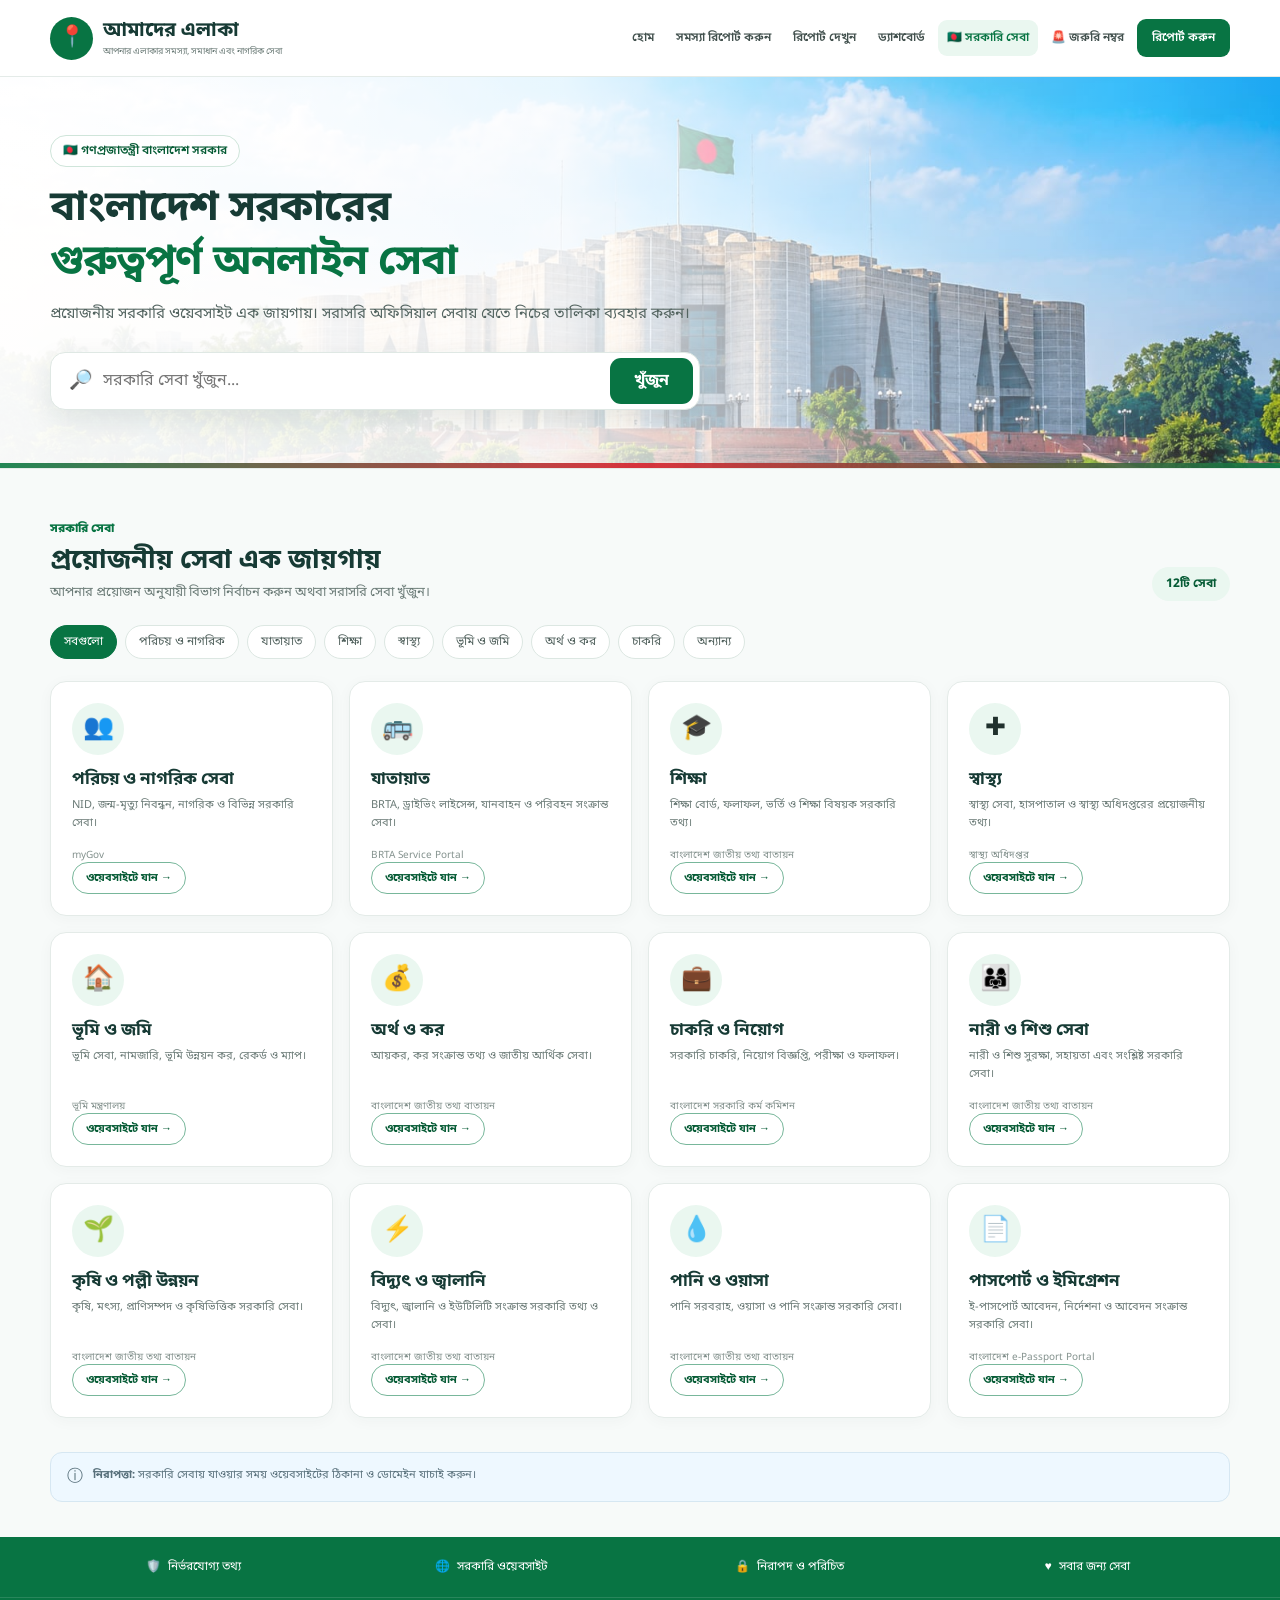
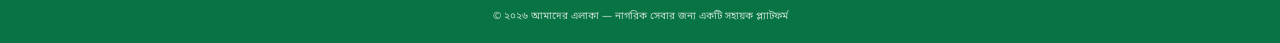
<file: government.html>
<!DOCTYPE html>
<html lang="bn">
<head>
<meta charset="UTF-8">
<meta name="viewport" content="width=device-width,initial-scale=1.0">
<meta name="description" content="বাংলাদেশ সরকারের গুরুত্বপূর্ণ অনলাইন সেবা এক জায়গায়">
<title>সরকারি সেবা | আমাদের এলাকা</title>
<link rel="stylesheet" href="css/government.css">
</head>
<body>
<header class="gov-header">
<div class="gov-nav-wrap">
<a href="index.html" class="brand"><span class="brand-icon">📍</span><span><strong>আমাদের এলাকা</strong><small>আপনার এলাকার সমস্যা, সমাধান এবং নাগরিক সেবা</small></span></a>
<nav class="gov-nav" id="govNav">
<a href="index.html">হোম</a>
<a href="report.html">সমস্যা রিপোর্ট করুন</a>
<a href="dashboard.html">রিপোর্ট দেখুন</a>
<a href="dashboard.html">ড্যাশবোর্ড</a>
<a href="government.html" class="active">🇧🇩 সরকারি সেবা</a>
<a href="#" id="emergencyButton">🚨 জরুরি নম্বর</a>
<a href="report.html" class="nav-report">রিপোর্ট করুন</a>
</nav>
<button class="mobile-menu" id="mobileMenu" aria-label="মেনু">☰</button>
</div>
</header>

<main>
<section class="gov-hero">
<div class="gov-hero-content">
<div class="gov-hero-badge">🇧🇩 গণপ্রজাতন্ত্রী বাংলাদেশ সরকার</div>
<h1>বাংলাদেশ সরকারের<br><span>গুরুত্বপূর্ণ অনলাইন সেবা</span></h1>
<p>প্রয়োজনীয় সরকারি ওয়েবসাইট এক জায়গায়। সরাসরি অফিসিয়াল সেবায় যেতে নিচের তালিকা ব্যবহার করুন।</p>
<div class="gov-search"><span>🔎</span><input id="serviceSearch" type="search" placeholder="সরকারি সেবা খুঁজুন..." autocomplete="off"><button id="searchButton" type="button">খুঁজুন</button></div>
</div>
</section>

<section class="gov-services-section">
<div class="section-heading"><div><span class="eyebrow">সরকারি সেবা</span><h2>প্রয়োজনীয় সেবা এক জায়গায়</h2><p>আপনার প্রয়োজন অনুযায়ী বিভাগ নির্বাচন করুন অথবা সরাসরি সেবা খুঁজুন।</p></div><div class="service-count" id="serviceCount">১২টি সেবা</div></div>
<div class="category-filter" id="categoryFilter">
<button class="filter-btn active" data-category="all">সবগুলো</button>
<button class="filter-btn" data-category="নাগরিক">পরিচয় ও নাগরিক</button>
<button class="filter-btn" data-category="যাতায়াত">যাতায়াত</button>
<button class="filter-btn" data-category="শিক্ষা">শিক্ষা</button>
<button class="filter-btn" data-category="স্বাস্থ্য">স্বাস্থ্য</button>
<button class="filter-btn" data-category="ভূমি">ভূমি ও জমি</button>
<button class="filter-btn" data-category="অর্থ">অর্থ ও কর</button>
<button class="filter-btn" data-category="চাকরি">চাকরি</button>
<button class="filter-btn" data-category="অন্যান্য">অন্যান্য</button>
</div>
<div class="service-grid" id="serviceGrid"></div>
<div class="no-result" id="noResult" hidden><div>🔎</div><h3>কোনো সেবা পাওয়া যায়নি</h3><p>অন্য কোনো শব্দ দিয়ে আবার চেষ্টা করুন।</p></div>
</section>

<section class="gov-note"><span>ⓘ</span><p><strong>নিরাপত্তা:</strong> সরকারি সেবায় যাওয়ার সময় ওয়েবসাইটের ঠিকানা ও ডোমেইন যাচাই করুন।</p></section>
</main>

<footer class="gov-footer"><div class="gov-footer-inner"><div>🛡️ <span>নির্ভরযোগ্য তথ্য</span></div><div>🌐 <span>সরকারি ওয়েবসাইট</span></div><div>🔒 <span>নিরাপদ ও পরিচিত</span></div><div>♥ <span>সবার জন্য সেবা</span></div></div><div class="footer-copy">© ২০২৬ আমাদের এলাকা — নাগরিক সেবার জন্য একটি সহায়ক প্ল্যাটফর্ম</div></footer>

<div class="emergency-overlay" id="emergencyOverlay" aria-hidden="true">
<div class="emergency-modal" role="dialog" aria-modal="true">
<div class="emergency-modal-header"><div><h2>🚨 জরুরি নম্বর</h2><p>প্রয়োজন অনুযায়ী সঠিক নম্বরে যোগাযোগ করুন</p></div><button id="emergencyClose" type="button">×</button></div>
<div class="emergency-modal-body" id="emergencyList"></div>
</div></div>
<script src="js/government.js"></script>
</body>
</html>
</file>
<file: css/government.css>
@import url("https://fonts.googleapis.com/css2?family=Noto+Sans+Bengali:wght@400;500;600;700;800&display=swap");

:root {
  --green: #087443;
  --green-dark: #075c36;
  --green-soft: #eaf7f0;
  --navy: #173b35;
  --text: #20312d;
  --muted: #6b7b77;
  --border: #e4ebe8;
  --bg: #f7faf9;
}

* {
  box-sizing: border-box;
}

html {
  scroll-behavior: smooth;
}

body {
  margin: 0;
  font-family: "Noto Sans Bengali", Arial, sans-serif;
  color: var(--text);
  background: var(--bg);
}

button,
input {
  font: inherit;
}

a {
  text-decoration: none;
  color: inherit;
}

.gov-header {
  position: sticky;
  top: 0;
  z-index: 1000;
  background: rgba(255, 255, 255, .96);
  border-bottom: 1px solid var(--border);
  backdrop-filter: blur(12px);
}

.gov-nav-wrap {
  width: min(1180px, calc(100% - 32px));
  min-height: 76px;
  margin: auto;
  display: flex;
  align-items: center;
  gap: 24px;
}

.brand {
  display: flex;
  align-items: center;
  gap: 10px;
  min-width: 250px;
}

.brand-icon {
  width: 43px;
  height: 43px;
  border-radius: 50%;
  display: grid;
  place-items: center;
  background: var(--green);
  color: #fff;
  font-size: 21px;
}

.brand strong {
  display: block;
  color: var(--navy);
  font-size: 20px;
  line-height: 1.2;
}

.brand small {
  display: block;
  margin-top: 3px;
  color: var(--muted);
  font-size: 9px;
  white-space: nowrap;
}

.gov-nav {
  margin-left: auto;
  display: flex;
  align-items: center;
  justify-content: flex-end;
  gap: 4px;
}

.gov-nav a {
  padding: 10px 9px;
  border-radius: 9px;
  color: #42514e;
  font-size: 12px;
  font-weight: 600;
  white-space: nowrap;
  transition: .2s;
}

.gov-nav a:hover,
.gov-nav a.active {
  color: var(--green);
  background: var(--green-soft);
}

.gov-nav .nav-report {
  padding: 11px 15px;
  color: #fff;
  background: var(--green);
}

.gov-nav .nav-report:hover {
  color: #fff;
  background: var(--green-dark);
}

.mobile-menu {
  display: none;
  margin-left: auto;
  width: 42px;
  height: 42px;
  border: 1px solid var(--border);
  border-radius: 11px;
  background: #fff;
  color: var(--green);
  font-size: 21px;
  cursor: pointer;
}

.gov-hero {
  min-height: 360px;
  display: flex;
  align-items: center;
  position: relative;
  overflow: hidden;
  background: linear-gradient(90deg, rgba(255, 255, 255, .97), rgba(255, 255, 255, .88) 44%, rgba(255, 255, 255, .35) 75%, rgba(255, 255, 255, .1)), url("../assets/parliament.jpg") center/cover no-repeat;
  border-bottom: 1px solid var(--border);
}

.gov-hero:after {
  content: "";
  position: absolute;
  inset: auto 0 0;
  height: 5px;
  background: linear-gradient(90deg, #0b7a43, #d8212c, #0b7a43);
  opacity: .9;
}

.gov-hero-content {
  width: min(1180px, calc(100% - 32px));
  margin: auto;
  padding: 58px 0;
  position: relative;
  z-index: 1;
}

.gov-hero-badge {
  display: inline-flex;
  padding: 7px 12px;
  border: 1px solid #cfe5da;
  border-radius: 30px;
  background: rgba(255, 255, 255, .8);
  color: var(--green-dark);
  font-size: 12px;
  font-weight: 600;
}

.gov-hero h1 {
  margin: 16px 0 10px;
  color: var(--navy);
  font-size: 42px;
  line-height: 1.28;
  letter-spacing: -.7px;
}

.gov-hero h1 span {
  color: var(--green);
}

.gov-hero p {
  max-width: 650px;
  margin: 0;
  color: #536460;
  font-size: 15px;
  line-height: 1.8;
}

.gov-search {
  width: min(650px, 100%);
  height: 58px;
  margin-top: 24px;
  padding: 6px;
  display: flex;
  align-items: center;
  gap: 8px;
  border: 1px solid #dfe8e4;
  border-radius: 15px;
  background: #fff;
  box-shadow: 0 10px 28px rgba(20, 55, 45, .1);
}

.gov-search span {
  padding-left: 12px;
  font-size: 19px;
}

.gov-search input {
  flex: 1;
  min-width: 0;
  height: 100%;
  border: 0;
  outline: 0;
  color: var(--text);
  background: transparent;
}

.gov-search button {
  height: 46px;
  padding: 0 24px;
  border: 0;
  border-radius: 11px;
  background: var(--green);
  color: #fff;
  font-weight: 700;
  cursor: pointer;
}

.gov-services-section {
  width: min(1180px, calc(100% - 32px));
  margin: auto;
  padding: 48px 0 34px;
}

.section-heading {
  display: flex;
  align-items: flex-end;
  justify-content: space-between;
  gap: 20px;
  margin-bottom: 24px;
}

.eyebrow {
  color: var(--green);
  font-size: 12px;
  font-weight: 800;
}

.section-heading h2 {
  margin: 4px 0 5px;
  color: var(--navy);
  font-size: 27px;
}

.section-heading p {
  margin: 0;
  color: var(--muted);
  font-size: 13px;
}

.service-count {
  padding: 9px 14px;
  border-radius: 30px;
  background: var(--green-soft);
  color: var(--green-dark);
  font-size: 12px;
  font-weight: 700;
  white-space: nowrap;
}

.category-filter {
  display: flex;
  flex-wrap: wrap;
  gap: 8px;
  margin-bottom: 22px;
}

.filter-btn {
  padding: 8px 13px;
  border: 1px solid #dce7e2;
  border-radius: 30px;
  background: #fff;
  color: #52625e;
  font-size: 12px;
  cursor: pointer;
  transition: .2s;
}

.filter-btn:hover,
.filter-btn.active {
  border-color: var(--green);
  background: var(--green);
  color: #fff;
}

.service-grid {
  display: grid;
  grid-template-columns: repeat(4, minmax(0, 1fr));
  gap: 16px;
}

.service-card {
  min-height: 210px;
  padding: 21px;
  display: flex;
  flex-direction: column;
  border: 1px solid var(--border);
  border-radius: 16px;
  background: #fff;
  box-shadow: 0 3px 15px rgba(20, 55, 45, .035);
  transition: .22s;
}

.service-card:hover {
  transform: translateY(-3px);
  border-color: #cce2d7;
  box-shadow: 0 10px 30px rgba(20, 55, 45, .08);
}

.service-icon {
  width: 52px;
  height: 52px;
  display: grid;
  place-items: center;
  margin-bottom: 13px;
  border-radius: 50%;
  background: var(--green-soft);
  font-size: 25px;
}

.service-title {
  margin: 0 0 5px;
  color: var(--navy);
  font-size: 17px;
}

.service-description {
  min-height: 43px;
  margin: 0;
  color: var(--muted);
  font-size: 11px;
  line-height: 1.7;
}

.service-meta {
  margin-top: 10px;
  color: #84928e;
  font-size: 10px;
}

.service-link {
  width: max-content;
  margin-top: auto;
  padding: 8px 13px;
  display: inline-flex;
  align-items: center;
  gap: 5px;
  border: 1px solid #78b79b;
  border-radius: 30px;
  color: var(--green-dark);
  font-size: 11px;
  font-weight: 700;
  transition: .2s;
}

.service-link:hover {
  background: var(--green);
  border-color: var(--green);
  color: #fff;
}

.no-result {
  padding: 50px 20px;
  text-align: center;
  border: 1px dashed #cfded8;
  border-radius: 16px;
  background: #fff;
}

.no-result div {
  font-size: 30px;
}

.no-result h3 {
  margin: 8px 0 3px;
  color: var(--navy);
}

.no-result p {
  margin: 0;
  color: var(--muted);
  font-size: 13px;
}

.gov-note {
  width: min(1180px, calc(100% - 32px));
  margin: 0 auto 35px;
  padding: 13px 16px;
  display: flex;
  gap: 10px;
  align-items: flex-start;
  border: 1px solid #d6e7f2;
  border-radius: 12px;
  background: #eef8ff;
  color: #58707b;
}

.gov-note p {
  margin: 0;
  font-size: 11px;
  line-height: 1.7;
}

.gov-footer {
  background: #087443;
  color: #fff;
}

.gov-footer-inner {
  width: min(1180px, calc(100% - 32px));
  margin: auto;
  padding: 22px 0;
  display: grid;
  grid-template-columns: repeat(4, 1fr);
  text-align: center;
  font-size: 12px;
  gap: 12px;
}

.gov-footer-inner div {
  display: flex;
  align-items: center;
  justify-content: center;
  gap: 7px;
}

.footer-copy {
  padding: 12px 16px 20px;
  text-align: center;
  color: rgba(255, 255, 255, .76);
  font-size: 10px;
  border-top: 1px solid rgba(255, 255, 255, .13);
}

.emergency-overlay {
  position: fixed;
  inset: 0;
  z-index: 99999;
  display: none;
  align-items: center;
  justify-content: center;
  padding: 16px;
  background: rgba(12, 27, 23, .6);
  backdrop-filter: blur(5px);
}

.emergency-overlay.show {
  display: flex;
}

.emergency-modal {
  width: min(650px, 100%);
  max-height: 88vh;
  overflow: hidden;
  border-radius: 20px;
  background: #fff;
  box-shadow: 0 25px 70px rgba(0, 0, 0, .25);
}

.emergency-modal-header {
  padding: 18px 20px;
  display: flex;
  justify-content: space-between;
  align-items: center;
  border-bottom: 1px solid var(--border);
}

.emergency-modal-header h2 {
  margin: 0;
  color: var(--navy);
  font-size: 20px;
}

.emergency-modal-header p {
  margin: 3px 0 0;
  color: var(--muted);
  font-size: 11px;
}

.emergency-modal-header button {
  width: 38px;
  height: 38px;
  border: 0;
  border-radius: 10px;
  background: #f2f5f4;
  color: #46534f;
  font-size: 24px;
  cursor: pointer;
}

.emergency-modal-body {
  max-height: calc(88vh - 90px);
  overflow: auto;
  padding: 16px;
  display: grid;
  grid-template-columns: repeat(2, 1fr);
  gap: 10px;
}

.emergency-item {
  padding: 13px;
  display: flex;
  align-items: center;
  gap: 10px;
  border: 1px solid var(--border);
  border-radius: 13px;
  background: #fbfcfc;
}

.emergency-item-info {
  flex: 1;
}

.emergency-item-name {
  font-size: 12px;
  font-weight: 700;
  color: var(--navy);
}

.emergency-item-number {
  color: var(--green);
  font-weight: 800;
  font-size: 16px;
}

.emergency-call {
  width: 34px;
  height: 34px;
  display: grid;
  place-items: center;
  border-radius: 9px;
  background: #e8f7ee;
  color: var(--green-dark);
}

@media (max-width: 1050px) {
  .gov-nav a {
    padding: 9px 6px;
    font-size: 11px;
  }
  .brand {
    min-width: 220px;
  }
  .service-grid {
    grid-template-columns: repeat(3, minmax(0, 1fr));
  }
}

@media (max-width: 820px) {
  .gov-nav {
    position: absolute;
    top: 76px;
    left: 16px;
    right: 16px;
    display: none;
    flex-direction: column;
    align-items: stretch;
    padding: 10px;
    border: 1px solid var(--border);
    border-radius: 15px;
    background: #fff;
    box-shadow: 0 10px 30px rgba(20, 55, 45, .08);
  }
  .gov-nav.open {
    display: flex;
  }
  .gov-nav a {
    padding: 12px 13px;
  }
  .mobile-menu {
    display: block;
  }
  .service-grid {
    grid-template-columns: repeat(2, minmax(0, 1fr));
  }
}

@media (max-width: 600px) {
  .gov-nav-wrap,
  .gov-hero-content,
  .gov-services-section,
  .gov-note,
  .gov-footer-inner {
    width: min(100% - 24px, 1180px);
  }
  .gov-hero {
    min-height: 430px;
    background: linear-gradient(180deg, rgba(255, 255, 255, .96), rgba(255, 255, 255, .82)), url("../assets/parliament.jpg") center/cover no-repeat;
  }
  .gov-hero-content {
    padding: 40px 0;
  }
  .gov-hero h1 {
    font-size: 31px;
  }
  .gov-hero p {
    font-size: 13px;
  }
  .section-heading {
    align-items: flex-start;
    flex-direction: column;
  }
  .section-heading h2 {
    font-size: 23px;
  }
  .service-grid {
    grid-template-columns: 1fr;
    gap: 12px;
  }
  .service-card {
    min-height: 185px;
  }
  .gov-footer-inner {
    grid-template-columns: repeat(2, 1fr);
    gap: 18px;
  }
  .emergency-modal-body {
    grid-template-columns: 1fr;
  }
}
</file>
